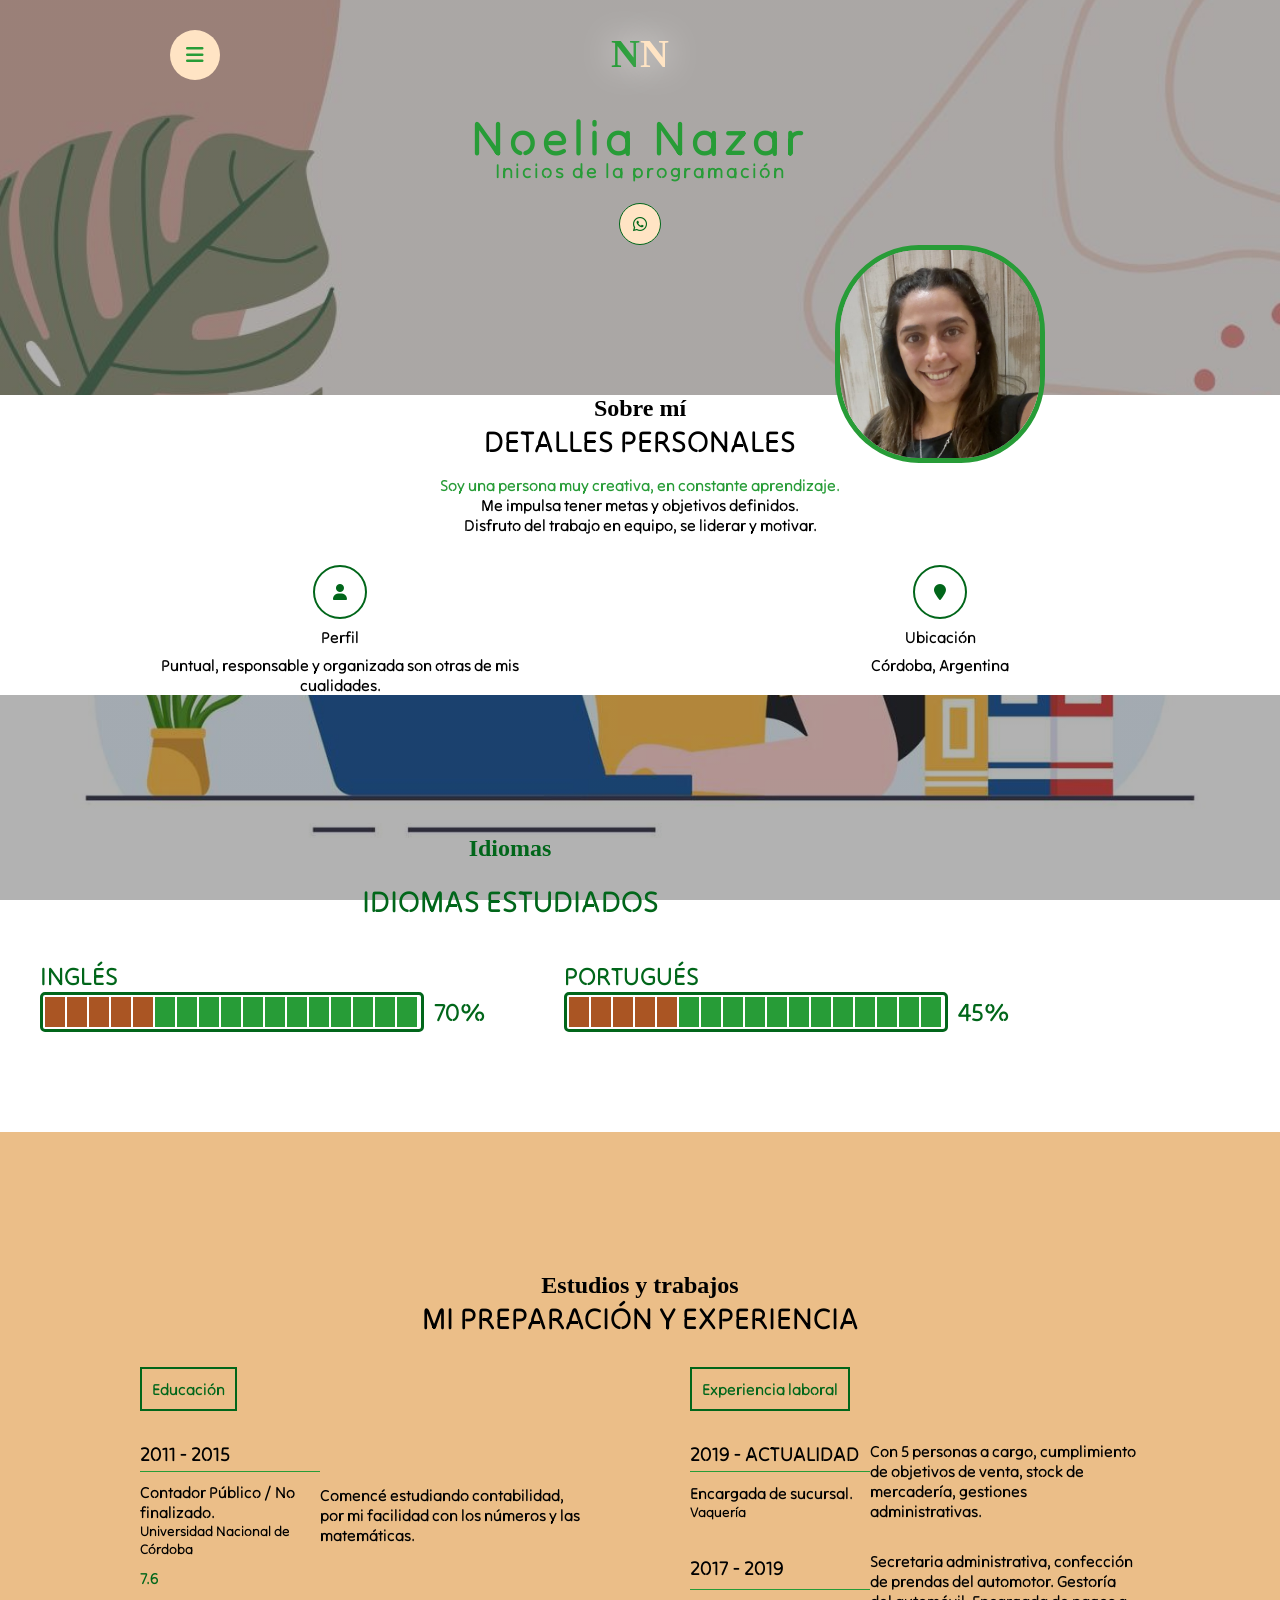
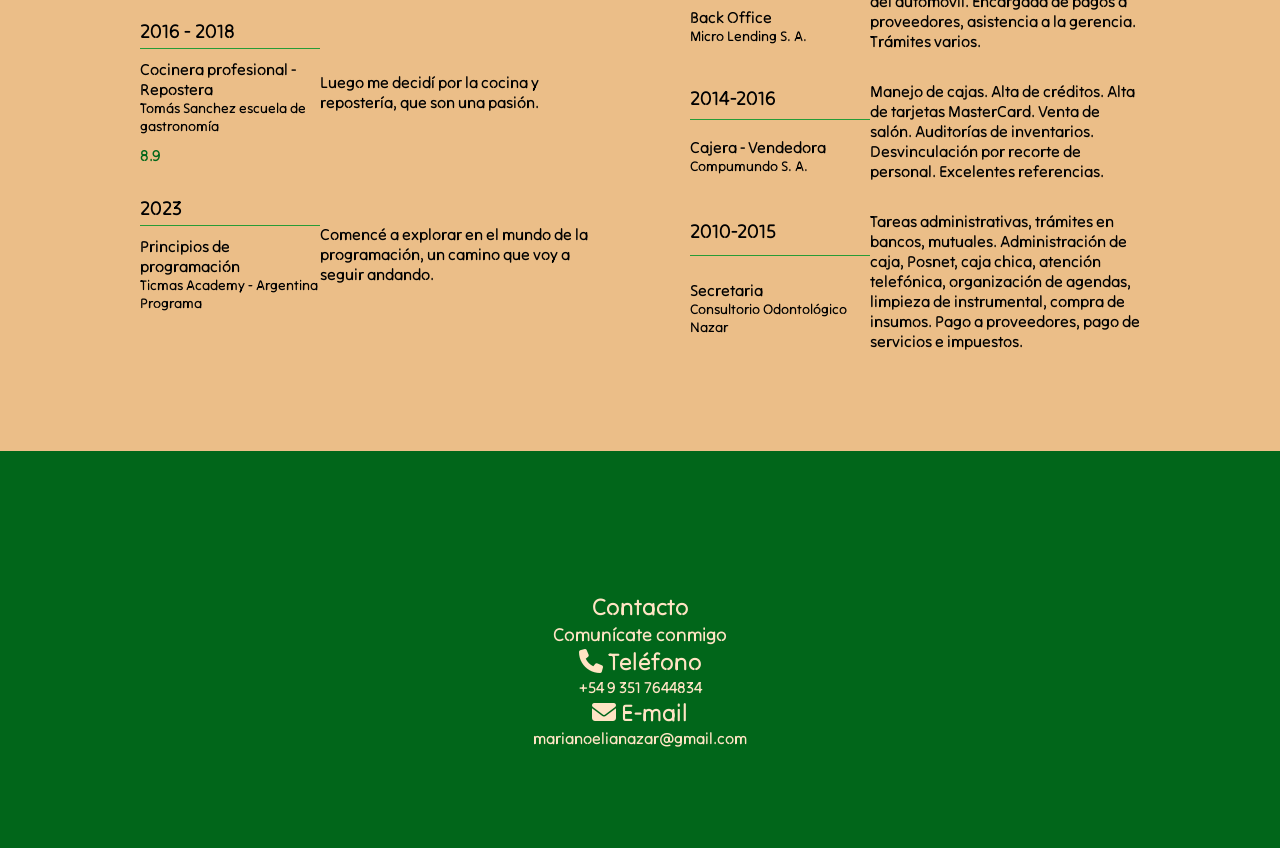
<file: index.html>
<!DOCTYPE html>
<html lang="es">
<head>
    <meta charset="UTF-8">
    <meta http-equiv="X-UA-Compatible" content="IE=edge">
    <meta name="viewport" content="width=device-width, initial-scale=1.0">
    <title>Noelia Nazar</title>
    <link rel="icon" type="image/x-icon" href="favIcon.jpg">
    <link rel="stylesheet" href="estilos.css">
    <link rel="stylesheet" href="https://cdnjs.cloudflare.com/ajax/libs/font-awesome/6.3.0/css/all.min.css" integrity="sha512-SzlrxWUlpfuzQ+pcUCosxcglQRNAq/DZjVsC0lE40xsADsfeQoEypE+enwcOiGjk/bSuGGKHEyjSoQ1zVisanQ==" crossorigin="anonymous" referrerpolicy="no-referrer" />
    
</head>
<body>
   <!--SECCION INICIO-->
    <section class="inicio" id="inicio">
        <div class="contenido-seccion">
            <header>
                <div class="nav-bar" onclick="mostrarOcultarMenu()">
                    <i class="fa-solid fa-bars"></i>
                </div>
                <nav id="nav" class="nav">
                    <a href="#inicio">Inicio</a>
                    <a href="#sobremi">Sobre mí</a>
                    <a href="#habilidades">Idiomas</a>
                    <a href="#resumen">Estudios</a>
                    <a href="#contacto">Contacto</a>
                </nav>
                <div class="logo">
                    N<span class="color">N</span>
                </div>
            </header>
            <div class="info">
                <h1>Noelia Nazar</h1>
                <h2>Inicios de la programación</h2>
                <div class="redes">
                    <a href="https://wa.me/+5493517644834" target="_blank"><i class="fa-brands fa-whatsapp"></i></a>
                    
                </div>
            </div>
            <div class="foto">
                <img src="NoeFoto.jpeg" alt="">
            </div>
        </div>
    </section>
    <!--SECCION SOBRE MI-->
    <seccion class="sobremi" id="sobremi">
        <div class="contenido-seccion">
            <h2 class="titulo-seccion">Sobre mí</h2>
            <h3>Detalles personales</h3>
            <p class="especial">Soy una persona muy creativa, en constante aprendizaje.</p>
            <p>Me impulsa tener metas y objetivos definidos.</p>
            <p>Disfruto del trabajo en equipo, se liderar y motivar.</p>
            <di class="fila">
                <div class="col">
                    <i class="fa-solid fa-user"></i>
                    <span class="titulo-detalle">Perfil</span>
                    <p>Puntual, responsable y organizada son otras de mis cualidades.</p>
                </div>
                <div class="col">
                    <i class="fa-solid fa-location-pin"></i>
                    <span class="titulo-detalle">Ubicación</span>
                    <p>Córdoba, Argentina</p>
                </div>
            </di>
        </div>
    </seccion>
<!--SECCION HABILIDADES-->
<section class="habilidades" id="habilidades">
    <div class="contenido-seccion">
        <h2 class="titulo-seccion">Idiomas</h2>
        <h3>Idiomas estudiados</h3>
        <div class="fila">
            <div class="col">
                <span>INGLÉS</span>
                <div class="cont-barra">
                    <div class="barra" id="ingles">
                    </div>
                    <span>70%</span>
                </div>
            </div>
            <div class="col">
                <span>PORTUGUÉS</span>
                <div class="cont-barra">
                    <div class="barra" id="portugues">
                    </div>
                    <span>45%</span>
                </div>
            </div>
        </div>

    </div>
</section>
<!--SECCION RESUMEN-->
<section class="resumen" id="resumen">
    <div class="contenido-seccion">
        <h2 class="titulo-seccion">Estudios y trabajos</h2>
        <h3>Mi preparación y experiencia</h3>
        <div class="info">
            <div class="col">
                <span class="titulo">Educación</span>
                <table>
                    <tr>
                        <td class="datos">
                            <h3>2011 - 2015</h3>
                        </td>
                        <td rowspan="2" class="descripcion">
                          Comencé estudiando contabilidad, por mi facilidad con los números y las matemáticas.
                        </td>
                    </tr>
                    <tr>
                        <td>
                            <h4>Contador Público / No finalizado.</h4>
                            <p>Universidad Nacional de Córdoba</p>
                            <span class="promedio">7.6</span>
                        </td>
                    </tr>
                </table>
                <table>
                    <tr>
                        <td class="datos">
                            <h3>2016 - 2018</h3>
                        </td>
                        <td rowspan="2" class="descripcion">
                          Luego me decidí por la cocina y repostería, que son una pasión.
                        </td>
                    </tr>
                    <tr>
                        <td>
                            <h4>Cocinera profesional - Repostera</h4>
                            <p>Tomás Sanchez escuela de gastronomía</p>
                            <span class="promedio">8.9</span>
                        </td>
                    </tr>
                </table>
                <table>
                    <tr>
                        <td class="datos">
                            <h3>2023</h3>
                        </td>
                        <td rowspan="2" class="descripcion">
                          Comencé a explorar en el mundo de la programación, un camino que voy a seguir andando.
                        </td>
                    </tr>
                    <tr>
                        <td>
                            <h4>Principios de programación</h4>
                            <p>Ticmas Academy - Argentina Programa</p>
                        </td>
                    </tr>
                </table>
            </div>
            <div class="col">
                <span class="titulo">Experiencia laboral</span>
                <table>
                    <tr>
                        <td class="datos">
                            <h3>2019 - Actualidad</h3>
                        </td>
                        <td rowspan="2" class="descripcion">
                            Con 5 personas a cargo, cumplimiento de objetivos de venta, stock de mercadería, gestiones administrativas.
                        </td>
                    </tr>
                    <tr>
                        <td>
                            <h4>Encargada de sucursal.</h4>
                            <p>Vaquería</p>
                        </td>
                    </tr>
                </table>
                <table>
                    <tr>
                        <td class="datos">
                            <h3>2017 - 2019</h3>
                        </td>
                        <td rowspan="2" class="descripcion">
                            Secretaria administrativa, confección de prendas del automotor. Gestoría del automóvil. Encargada de pagos a proveedores, asistencia a la gerencia. Trámites varios.
                        </td>
                    </tr>
                    <tr>
                        <td>
                            <h4>Back Office</h4>
                            <p>Micro Lending S. A.</p>
                        </td>
                    </tr>
                </table>
                <table>
                    <tr>
                        <td class="datos">
                            <h3>2014-2016</h3>
                        </td>
                        <td rowspan="2" class="descripcion">
                            Manejo de cajas. Alta de créditos. Alta de tarjetas MasterCard. Venta de salón. Auditorías de inventarios. Desvinculación por recorte de personal. Excelentes referencias.
                    </tr>
                    <tr>
                        <td>
                            <h4>Cajera - Vendedora</h4>
                            <p>Compumundo S. A.</p>
                        </td>
                    </tr>
                </table>
                <table>
                    <tr>
                        <td class="datos">
                            <h3>2010-2015</h3>
                        </td>
                        <td rowspan="2" class="descripcion">
                            Tareas administrativas, trámites en bancos, mutuales. Administración de caja, Posnet, caja chica,  atención telefónica, organización de agendas, limpieza de instrumental, compra de insumos. Pago a proveedores, pago de servicios e impuestos.
                    </tr>
                    <tr>
                        <td>
                            <h4>Secretaria</h4>
                            <p>Consultorio Odontológico Nazar</p>
                        </td>
                    </tr>
                </table>
            </div>
        </div>

    </div>
</section>
<!--SECCION CONTACTO-->
<section class="contacto" id="contacto">
    <div class="contenido-section">
        <h2 class="titulo-section">Contacto</h2>
        <h3>Comunícate conmigo</h3>
        <div class="fila">
            <div class="col">
                <h2>
                    <i class="fa-solid fa-phone"></i> Teléfono
                </h2>
                <span class="info-contacto">+54 9 351 7644834</span>
            </div>
            <div class="col">
                <h2>
                    <i class="fa-solid fa-envelope"></i> E-mail
                </h2>
                <span class="info-contacto">marianoelianazar@gmail.com</span>
            </div>
        </div>
    </div>
</section>
<script src="Js.js"></script>
</body>
</html>
</file>
<file: estilos.css>
/*FUENTES*/
@import url('https://fonts.googleapis.com/css2?family=Golos+Text:wght@500;600&family=Tilt+Neon&display=swap');
*{
    font-family: "Tilt Neon";
    margin: 0;
    padding: 0;

}

html{
    scroll-behavior: smooth;
}
/* SECCION INICIO*/
.inicio{
    background: linear-gradient(rgba(0,0,0,.3), rgba(0,0,0,.3)),
    url(Fondo.jpg);
    background-size: cover;
    background-position: center center;
    color: rgb(39, 156, 55);
}
.inicio .contenido-seccion{
    max-width: 1000px;
    margin: auto;
    text-align: center;
    padding: 0 10px;
}
.inicio .contenido-seccion header{
    padding: 30px;

}
/*MENU LATERAL*/
.inicio .contenido-seccion header nav{
    position: fixed;
    margin-left: 60px;
    background-color: rgb(1, 102, 26);
    padding: 15px;
    border-radius: 10px;
    text-align: left;
    z-index: 99;
    display: none;
}
.inicio .contenido-seccion header nav a{
    display: block;
    color: aquamarine;
    text-decoration: none;
    margin-bottom: 10px;
    font-weight: bold;

}
/* ***** */
.inicio .contenido-seccion header .logo{
    font-weight: bold;
    font-size: 2.5rem;
    font-family: "Tilt";
    text-shadow: 0 0 35px #fff;
}
.inicio .contenido-seccion header .logo .color{
    color: bisque;
    font-family: "Tilt"
}
.inicio .contenido-seccion header .nav-bar{
    position: fixed;
    background-color: bisque;
    font-size: 20px;
    width: 50px;
    height: 50px;
    border-radius: 50%;
    line-height: 50px;
    cursor: pointer;
    transition: .3s;
    }
.inicio .contenido-seccion header .nav-bar:hover{
    box-shadow: 0 0 35px rgb(1, 102, 26);
}
.inicio .contenido-seccion .info{
    padding-bottom: 130px;
}
.inicio .contenido-seccion .info h1{
    font-size: 3rem;
    letter-spacing: 5px;
}
.inicio .contenido-seccion .info h2{
    font-weight: normal;
    font-size: 20px;
    margin-top: -10px;
    letter-spacing: 2px;   
}
.inicio .contenido-seccion .redes{
    margin: 20px 0;
}
.inicio .contenido-seccion .redes a{
    display: inline-block;
    text-decoration: none;
    background-color: bisque;
    color: rgb(1, 102, 26);
    border: 1px solid rgb(1, 102, 26);
    border-radius: 50%;
    width: 40px;
    height: 40px;
    line-height: 40px;
    margin: 0 5px;
    transition: .3s;
}
.inicio .contenido-seccion .redes a:hover{
    color: bisque;
    background-color: rgb(1, 102, 26);
    box-shadow: 0 0 20px;
} 
.inicio .contenido-seccion .foto{
    position: relative;
}
.inicio .contenido-seccion .foto img{
    max-width: 200px;
    border-radius: 40%;
    border: 5px solid rgb(39, 156, 55);
    position: absolute;
    left: 80%;
    top: -150px;
    transform: translate(-50%);
}
/** ESTILOS GENERALES*/
.titulo-seccion{
    font-family: "Golos";
    font-size: 1.5rem;
}
/**SECCION SOBRE MI*/
.sobremi{
    background-color: aliceblue;
    padding: 140px 0 100px 0;
    text-align: center;
}
.sobremi .contenido-seccion{
    max-width: 1000px;
    margin: auto;
    padding: 0 10px;
}
.sobremi .contenido-seccion h3{
    text-transform: uppercase;
    font-size: 30px;
}
.sobremi .contenido-seccion .especial{
    color: rgb(39, 156, 55);
    margin-top: 15px;
    font-weight: bold;
}
.sobremi .contenido-seccion p{
    max-width: 700px;
    margin: auto;
    color: black;
}
.sobremi .contenido-seccion .fila{
    display: flex;
    margin-top: 30px;
    justify-content: space-between;
}
.sobremi .contenido-seccion .fila .col{
    width: 40%;
}
.sobremi .contenido-seccion .fila .col i{
    color: rgb(1, 102, 26);
    display: inline-block;
    width: 50px;
    height: 50px;
    border: 2px solid rgb(1, 102, 26);
    line-height:  50px;
    border-radius: 50%;
}
.sobremi .contenido-seccion .fila .col span{
    display: block;
    font-weight: bold;
    margin: 8px 0;
}
/**SECCION IDIOMAS*/
.habilidades{
    padding: 140px 0 100px 0;
    text-align: center;
    background: linear-gradient(rgba(0,0,0,.3), rgba(0,0,0,.3)),
    url(idiomas.jpg);
    background-size: cover;
    background-attachment: fixed;
    background-position: center center;
    color: rgb(1, 102, 26);
    margin: auto;
}
.habilidades .contenido-seccion{
    max-width: 1000px;
    padding: 0 10px ;
}
.habilidades .contenido-seccion h2{
    text-align: center;
    margin-bottom: 20px;
}

.habilidades .contenido-seccion h3{
    text-transform: uppercase;
    font-size: 30px;
    text-align: center;
    margin-bottom: 40px;
}
.habilidades .contenido-seccion .fila{
    display: flex;
    justify-content: space-between;
    margin-left: 30px;
}
.habilidades .contenido-seccion .fila .col{
    font-size: 25px;
    font-weight: bold;
    text-align: left;
    color: rgb(1, 102, 26)
    
}
.habilidades .contenido-seccion .fila .col .cont-barra{
    display: flex;
    align-items: center;
}
.habilidades .contenido-seccion .barra{
    display: flex;
    border: 3px solid rgb(1, 102, 26);
    padding: 2px;
    border-radius: 5px;
    margin-right: 10px;
}
.habilidades .contenido-seccion .barra .e{
background-color: rgb(39, 156, 55);
width: 20px;
height: 30px;
margin-right: 2px;
}
/**SECCION RESUMEN*/
.resumen{
    background-color: rgba(235, 189, 134, 0.979);
    padding: 140px 0 100px 0;
    text-align: center;
}
.resumen .contenido-seccion{
    max-width: 1000px;
    margin: auto;
    padding: 0 10px;
}
.resumen .contenido-seccion h3{
    text-transform: uppercase;
    font-size: 30px;
}
.resumen .contenido-seccion .info{
    text-align: left;
    display: flex;
    justify-content: space-between;
    margin-top: 30px;
}
.resumen .contenido-seccion .info .col{
width: 45%;
}
.resumen .contenido-seccion .info .titulo{
    display: inline-block;
    color: rgb(1, 102, 26);
    font-weight: bold;
    border: 2px solid rgb(1, 102, 26);
padding: 10px;
}
.resumen .contenido-seccion .info table{
    margin-top: 30px;
    border-collapse: collapse;
}
.resumen .contenido-seccion .info table .datos{
    width: 40%;
    border-bottom: 1px solid rgb(39, 156, 55);
}
.resumen .contenido-seccion .info table h4{
    margin-top: 10px;
}
.resumen .contenido-seccion .info table h3{
    font-size: 20px;
    margin-bottom: 5px;
}
.resumen .contenido-seccion .info table p{
font-size: 14px;
}
.resumen .contenido-seccion .info table .promedio{
display: block;
color: rgb(1, 102, 26);
margin-top: 10px;
font-weight: bold;
}
.resumen .contenido-seccion .info table .descipcion{
border-left: 1px solid rgb(39, 156, 55);
padding-left: 20px; 
}
/**SECCION CONTACTO*/
.contacto{
    background-color: rgb(1, 102, 26);
    padding: 140px 0 100px 0;
    color: bisque;
    text-align: center;
    margin: auto;
}
.contacto .contenido-seccion{
    max-width: 1000px;
    padding: 0 10px;
}
.contacto .contenido-seccion h3{
    text-transform: uppercase;
    font-size: 30px;
}
.contacto .contenido-seccion .fila{
    display: flex;
    justify-content: space-around;
}
.contacto .contenido-seccion .fila .col{
    margin-top: 50px;
}
.contacto .contenido-seccion .fila .col h2{
    color: black;
    font-weight: bold;
}
/*SECCION RESPONSIVE*/
 
@media screen and (max-width:800px){
    .habilidades .contenido-seccion .fila{
     display: block;   
    } 
    .habilidades .contenido-seccion .fila .col{
        width: 100%;
        text-align: center;
      } 
    .habilidades .contenido-seccion .fila .col .cont-barra{
        justify-content: center;
    }
    .sobremi .contenido-seccion .fila{
        display: block;
    }
    .sobremi .contenido-.seccion .fila .col{
        width: 80%;
        margin: auto;
        margin-top: 20px;
    }
    .resumen .contenido-seccion .info{
        display: block;
    }
    .resumen .contenido-seccion .info .col{
        width: 90%;
        margin: auto;
    }
    .resumen .contenido-seccion .info .col .titulo{
        display: block;
        text-align: center;
    }
    .resumen .contenido-seccion .info .col .table{
        margin-top: 10px;
        margin-bottom: 30px;
    }
    .contacto .contenido-seccion .fila{
        display: block;
    }
 }
</file>
